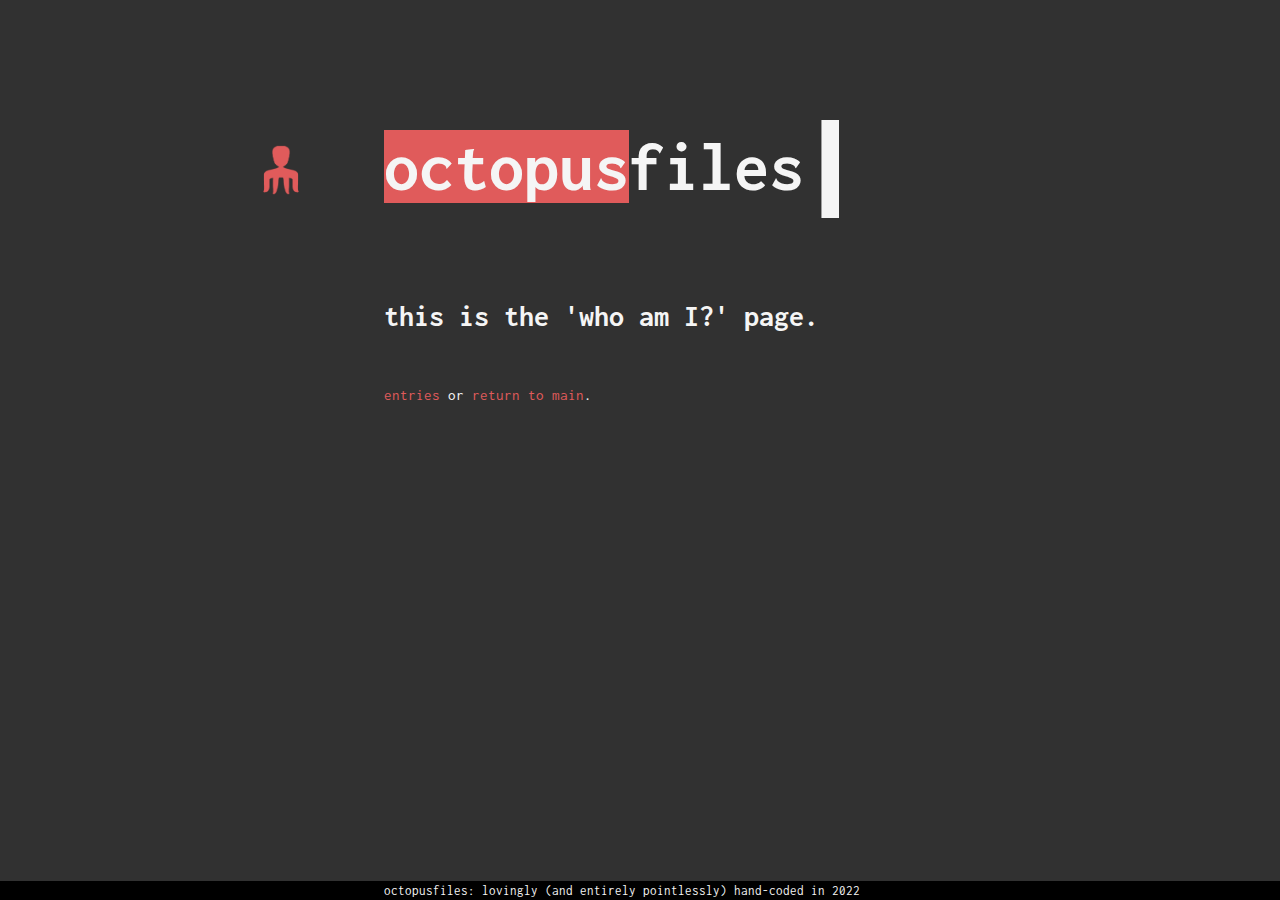
<file: index.html>
<!DOCTYPE html>

<html lang="en">

    <head>

        <meta charset="utf-8">
        <meta name="viewport" content="width=device-width, initial-scale=1">
        <link id="style" rel="stylesheet" href="style/style.css">
        <title>octopusfiles</title>
        <link rel="icon" type="image/x-icon" href="assets/favicon.png">

        <meta name="author" content="ad&#10074;tya sar&#10074;n">
        <meta name="description" content="hypertext for all your needs">

        <meta property="og:site_name" content="octopusfiles" />
        <meta property="og:url" content="https://log.octopusfiles.com" />
        <meta property="og:title" content="octopusfiles" />
        <meta property="og:description" content="hypertext for all your needs" />
        <meta property="og:image" content="https://github.com/octopusfiles/log/blob/main/assets/cover.png" />
        <meta property="og:image:width" content="450" />
        <meta property="og:image:height" content="300" />
        
        <meta name="twitter:card" content="summary_large_image" />
        <meta name="twitter:site" content="@octopusfiles" />
        <meta name="twitter:description" content="hypertext for all your needs" />
        <meta name="twitter:title" content="log | octopusfiles" />
        <meta name="twitter:url" content="https://log.octopusfiles.com" />
        <meta name="twitter:image:src" content="https://github.com/octopusfiles/log/blob/main/assets/cover.png" />

    </head>


    <body>
        
        <!--Nav Bar-->

        <div class="home-bar">

            <!--

            <div class="nav-links" id="nav-links">

                 <i class="close-menu" onclick="closeMenu()">close</i>

              <ul>
                <li><a href="pages/words.html">words</a></li>
                <li><a href="pages/images.html">images</a></li>
                <li><a href="pages/work.html">work</a></li>
                <li><a href="pages/about.html">about</a></li>
                <li><a href="pages/contact.html">contact</a></li>
            </ul>

            </div>
  
            -->

            <div class="home-logo">
                <a href="index.html"><img src="assets/logo.png" alt="octopusfiles"></a>
            </div>

            <div class="home-text">
                <h1><span class="octopus">octopus</span><span class="typewrite" data-loop="no" data-speed="100" data-delay="500" data-words='["files"]'></span></h1>
            </div>

            <!-- <i class="open-menu" onclick="showMenu()">menu</i> -->

        </div>

        <!--Body-->

        <div class="home">

            <h1>
                this is the 'who am I?' page.
            </h1>

            
            <p>
                <a href="pages/entries.html">entries</a> or <a href="https://octopusfiles.com" target="_blank" rel="noopener noreferrer">return to main</a>.
            </p>

            <br /><br />

        </div>

        <!--Footer-->

        <div class="home-footer">

            <p>octopusfiles: lovingly (and entirely pointlessly) hand-coded in 2022</p>

        </div>

        <!--Menu Open/Close

        <script>

            var show = document.getElementById("nav-links");

            function showMenu(){

                show.style.right = "0";

            }

            function closeMenu(){

                show.style.right = "-150px";

            }

        </script> -->

        <!--typewriter-->

        <script src="js/typewriting.min.js"></script>

        <!-- Modal -->

        <script>
            // Get the modal
            var modal = document.getElementById("myModal");
            
            // Get the button that opens the modal
            var btn = document.getElementById("myBtn");
            
            // Get the <span> element that closes the modal
            var span = document.getElementsByClassName("close")[0];
            
            // When the user clicks the button, open the modal 
            btn.onclick = function() {
              modal.style.display = "block";
            }
            
            // When the user clicks on <span> (x), close the modal
            span.onclick = function() {
              modal.style.display = "none";
            }
            
            // When the user clicks anywhere outside of the modal, close it
            window.onclick = function(event) {
              if (event.target == modal) {
                modal.style.display = "none";
              }
            }
            </script>

    </body>

</html>
</file>
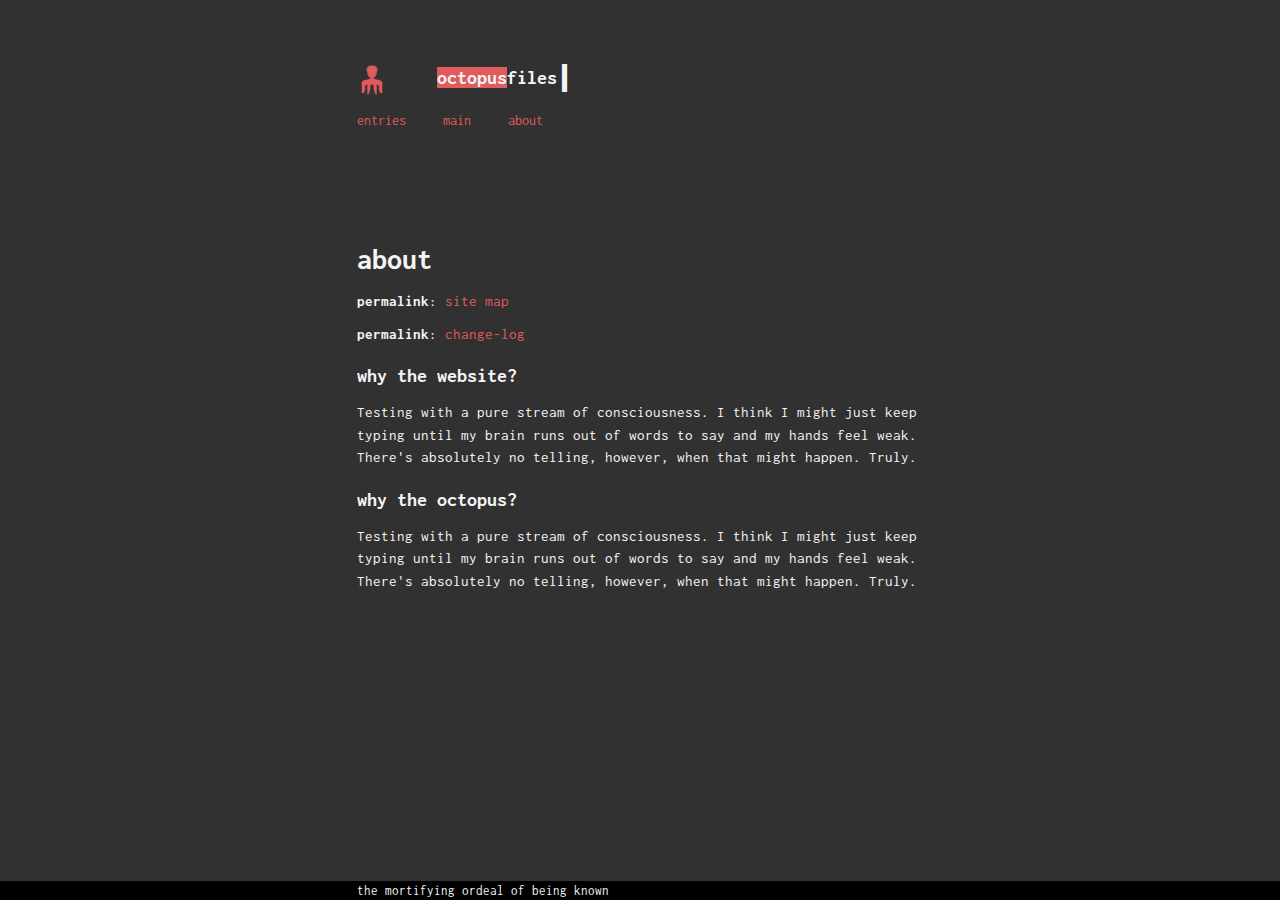
<file: pages/about.html>
<!DOCTYPE html>

<html lang="en">

    <head>

        <meta charset="utf-8">
        <meta name="viewport" content="width=device-width, initial-scale=1">
        <link id="style" rel="stylesheet" type="text/css" href="../style/style.css">
        <title>about | octopusfiles</title>
        <link rel="icon" type="image/x-icon" href="../assets/favicon.png">

        <meta name="author" content="ad&#10074;tya sar&#10074;n">
        <meta name="description" content="hypertext for all your needs">

        <meta property="og:site_name" content="octopusfiles" />
        <meta property="og:url" content="https://log.octopusfiles.com" />
        <meta property="og:title" content="about | octopusfiles" />
        <meta property="og:description" content="hypertext for all your needs" />
        <meta property="og:image" content="https://github.com/octopusfiles/log/blob/main/assets/cover.png" />
        <meta property="og:image:width" content="450" />
        <meta property="og:image:height" content="300" />
        
        <meta name="twitter:card" content="summary_large_image" />
        <meta name="twitter:site" content="@octopusfiles" />
        <meta name="twitter:description" content="hypertext for all your needs" />
        <meta name="twitter:title" content="about | octopusfiles" />
        <meta name="twitter:url" content="https://log.octopusfiles.com" />
        <meta name="twitter:image:src" content="https://github.com/octopusfiles/log/blob/main/assets/cover.png" />

    </head>


    <body>
        
        <!--Nav Bar-->

        <div class="nav-bar" id="nav-bar">

            <div class="nav-logo">
                <a href="../index.html"><img src="../assets/logo.png" alt="octopusfiles"></a>
            </div>

            <div class="title-text">
                <h2><span class="octopus">octopus</span>files<span class="blink2">&#9616;</span></h2>
            </div>

            <i class="open-menu" onclick="showMenu()">menu</i>

        </div>

        <div class="nav-links" id="nav-links">

            <i class="close-menu" onclick="closeMenu()">close</i>

            <ul>
                <li><a href="entries.html">entries</a></li>
                <!-- <li><a href="../pages/images.html">images</a></li> -->
                <!-- <li><a href="../pages/work.html">work</a></li> -->
                <li><a href="https://octopusfiles.com" target="_blank" rel="noopener noreferrer">main</a></li>
                <li><a href="about.html">about</a></li>
                                <!--<li> <div class="dropdown">
                    <button onclick="dropdown()" class="dropbtn">theme &#9207;</button>
                    <div id="myDropdown" class="dropdown-content">
                        <a onclick="swapStyleSheet('../style/style.css')" style="cursor: pointer;">&#9680; dark</a>
                        <a onclick="swapStyleSheet('../style/style2.css')" style="cursor: pointer;">&#9728; light</a>
                    </div>
                  </div> </li> -->
            </ul>

        </div>

        <!--Body-->

        <div class="content">

            <h1 id="title">
                about
            </h1>

            <p><strong>permalink</strong>: <a href="site-map.html">site map</a></p>
            <p><strong>permalink</strong>: <a href="change-log.html">change-log</a></p>

            <h2>why the website?</h2>

            <p>
                Testing with a pure stream of consciousness. I think I might just keep typing until my brain runs out of words to say and my hands feel weak. There's absolutely no telling, however, when that might happen. Truly.
            </p>

            <h2>why the octopus?</h2>

            <p>
                Testing with a pure stream of consciousness. I think I might just keep typing until my brain runs out of words to say and my hands feel weak. There's absolutely no telling, however, when that might happen. Truly.
            </p>

            <br /><br />
                
        </div>

        <!--Footer-->

        <div class="footer">

            <p>the mortifying ordeal of being known</p>

        </div>

        <!--Menu Open/Close-->

        <script>

            var show = document.getElementById("nav-links");

            function showMenu(){

                show.style.right = "0";

            }

            function closeMenu(){

                show.style.right = "-150px";

            }

        </script>

        <!--Progress Bar and Title Resize-->

        <script>

            // When the user scrolls the page, execute myFunction
            window.onscroll = function() {myFunction()};

            function myFunction() {

            // var winScroll = document.body.scrollTop || document.documentElement.scrollTop;
            // var height = document.documentElement.scrollHeight - document.documentElement.clientHeight;
            // var scrolled = (winScroll / height) * 100;
            // document.getElementById("myBar").style.width = scrolled + "%";

            
            if (document.body.scrollTop > 150 || document.documentElement.scrollTop > 150) {
                document.getElementById("title").style.fontSize = "22px";
            } else {
                document.getElementById("title").style.fontSize = "30px";
            }

            } 

        </script>

        <script>

            function swapStyleSheet(sheet) {
                document.getElementById('style').setAttribute('href', sheet);
            }

        </script>

        <script>
            /* When the user clicks on the button,
            toggle between hiding and showing the dropdown content */
            function dropdown() {
            document.getElementById("myDropdown").classList.toggle("show");
            }

            // Close the dropdown menu if the user clicks outside of it
            window.onclick = function(event) {
            if (!event.target.matches('.dropbtn')) {
                var dropdowns = document.getElementsByClassName("dropdown-content");
                var i;
                for (i = 0; i < dropdowns.length; i++) {
                var openDropdown = dropdowns[i];
                if (openDropdown.classList.contains('show')) {
                    openDropdown.classList.remove('show');
                }
                }
            }
            } 
        </script>

    </body>

</html>
</file>
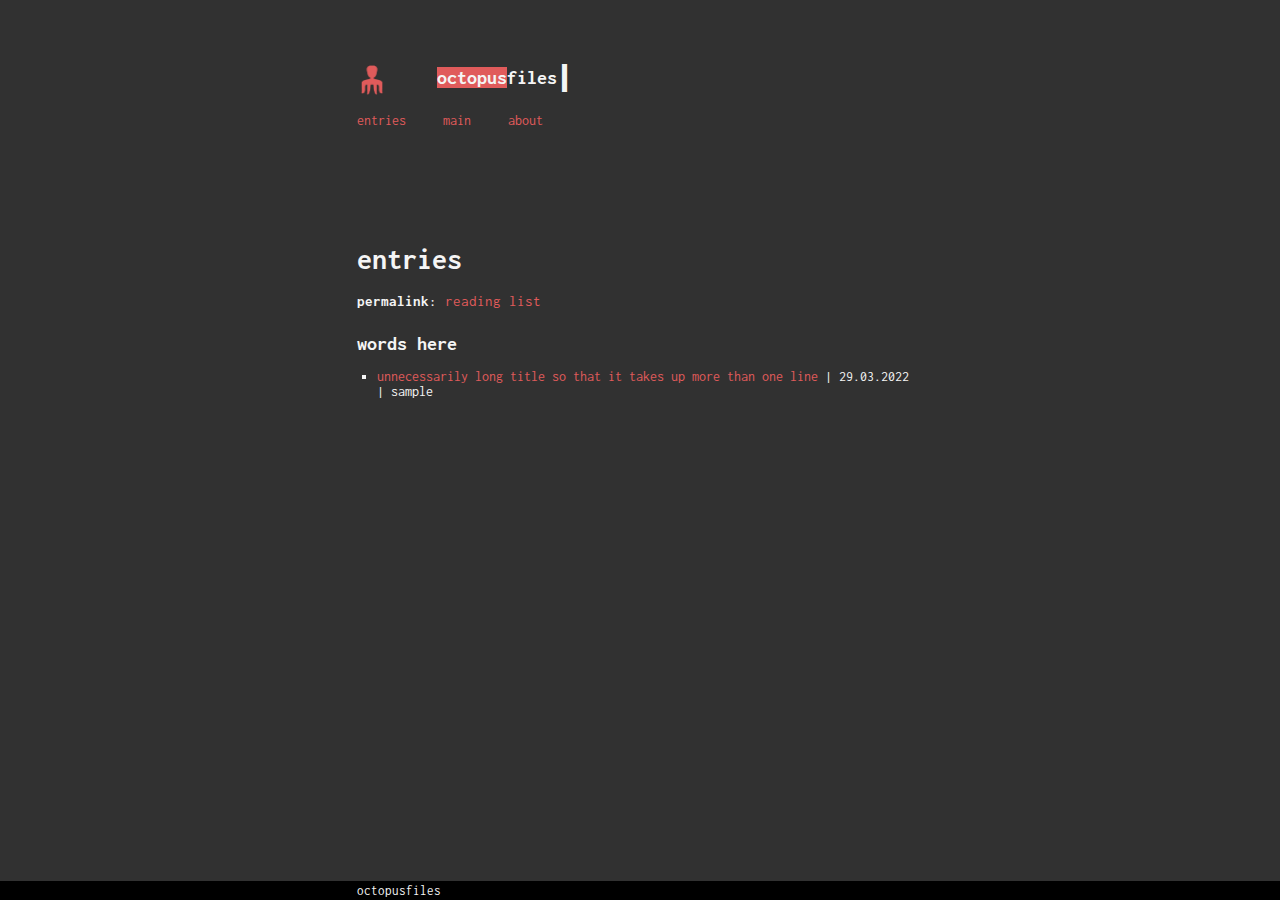
<file: pages/entries.html>
<!DOCTYPE html>

<html lang="en">

    <head>

        <meta charset="utf-8">
        <meta name="viewport" content="width=device-width, initial-scale=1">
        <link id="style" rel="stylesheet" href="../style/style.css">
        <title>words | octopusfiles</title>
        <link rel="icon" type="image/x-icon" href="../assets/favicon.png">

        <meta name="author" content="ad&#10074;tya sar&#10074;n">
        <meta name="description" content="hypertext for all your needs">

        <meta property="og:site_name" content="octopusfiles" />
        <meta property="og:url" content="https://log.octopusfiles.com" />
        <meta property="og:title" content="words | octopusfiles" />
        <meta property="og:description" content="hypertext for all your needs" />
        <meta property="og:image" content="https://github.com/octopusfiles/log/blob/main/assets/cover.png" />
        <meta property="og:image:width" content="450" />
        <meta property="og:image:height" content="300" />
        
        <meta name="twitter:card" content="summary_large_image" />
        <meta name="twitter:site" content="@octopusfiles" />
        <meta name="twitter:description" content="hypertext for all your needs" />
        <meta name="twitter:title" content="words | octopusfiles" />
        <meta name="twitter:url" content="https://log.octopusfiles.com" />
        <meta name="twitter:image:src" content="https://github.com/octopusfiles/log/blob/main/assets/cover.png" />

    </head>


    <body>
        
        <!--Nav Bar-->

        <div class="nav-bar" id="nav-bar">

            <div class="nav-logo">
                <a href="../index.html"><img src="../assets/logo.png" alt="octopusfiles"></a>
            </div>

            <div class="title-text">
                <h2><span class="octopus">octopus</span>files<span class="blink2">&#9616;</span></h2>
            </div>

            <i class="open-menu" onclick="showMenu()">menu</i>

        </div>

        <div class="nav-links" id="nav-links">

            <i class="close-menu" onclick="closeMenu()">close</i>

            <ul>
                <li><a href="entries.html">entries</a></li>
                <!-- <li><a href="../pages/images.html">images</a></li> -->
                <!-- <li><a href="../pages/work.html">work</a></li> -->
                <li><a href="https://octopusfiles.com" target="_blank" rel="noopener noreferrer">main</a></li>
                <li><a href="about.html">about</a></li>
                <!--<li> <div class="dropdown">
                    <button onclick="dropdown()" class="dropbtn">theme &#9207;</button>
                    <div id="myDropdown" class="dropdown-content">
                        <a onclick="swapStyleSheet('../style/style.css')" style="cursor: pointer;">&#9680; dark</a>
                        <a onclick="swapStyleSheet('../style/style2.css')" style="cursor: pointer;">&#9728; light</a>
                    </div>
                  </div> </li> -->
            </ul>

        </div>

        <!--Body-->

        <div class="content">

            <h1 id="title">
                entries
            </h1>

            <p><strong>permalink</strong>: <a href="https://octopusfiles.com/pages/reading-list.html" target="_blank" rel="noopener noreferrer">reading list</a></p>
            
            <h2>
                words here
            </h2>
        
            <ul>
                <li><a href="sample.html">unnecessarily long title so that it takes up more than one line</a> | 29.03.2022 | sample</li>
                            </ul>

            <br /><br />

        </div>

        <!--Footer-->

        <div class="footer">

            <p>octopusfiles</p>

        </div>

        <!--Menu Open/Close-->

        <script>

            var show = document.getElementById("nav-links");

            function showMenu(){

                show.style.right = "0";

            }

            function closeMenu(){

                show.style.right = "-150px";

            }

        </script>

        <!--Progress Bar and Title Resize-->

        <script>

            // When the user scrolls the page, execute myFunction
            window.onscroll = function() {myFunction()};

            function myFunction() {

            // var winScroll = document.body.scrollTop || document.documentElement.scrollTop;
            // var height = document.documentElement.scrollHeight - document.documentElement.clientHeight;
            // var scrolled = (winScroll / height) * 100;
            // document.getElementById("myBar").style.width = scrolled + "%";

            
            if (document.body.scrollTop > 150 || document.documentElement.scrollTop > 150) {
                document.getElementById("title").style.fontSize = "22px";
            } else {
                document.getElementById("title").style.fontSize = "30px";
            }

            } 

        </script>

<script>

    function swapStyleSheet(sheet) {
        document.getElementById('style').setAttribute('href', sheet);
    }

</script>

<script>
    /* When the user clicks on the button,
    toggle between hiding and showing the dropdown content */
    function dropdown() {
    document.getElementById("myDropdown").classList.toggle("show");
    }

    // Close the dropdown menu if the user clicks outside of it
    window.onclick = function(event) {
    if (!event.target.matches('.dropbtn')) {
        var dropdowns = document.getElementsByClassName("dropdown-content");
        var i;
        for (i = 0; i < dropdowns.length; i++) {
        var openDropdown = dropdowns[i];
        if (openDropdown.classList.contains('show')) {
            openDropdown.classList.remove('show');
        }
        }
    }
    } 
</script>

    </body>

</html>
</file>
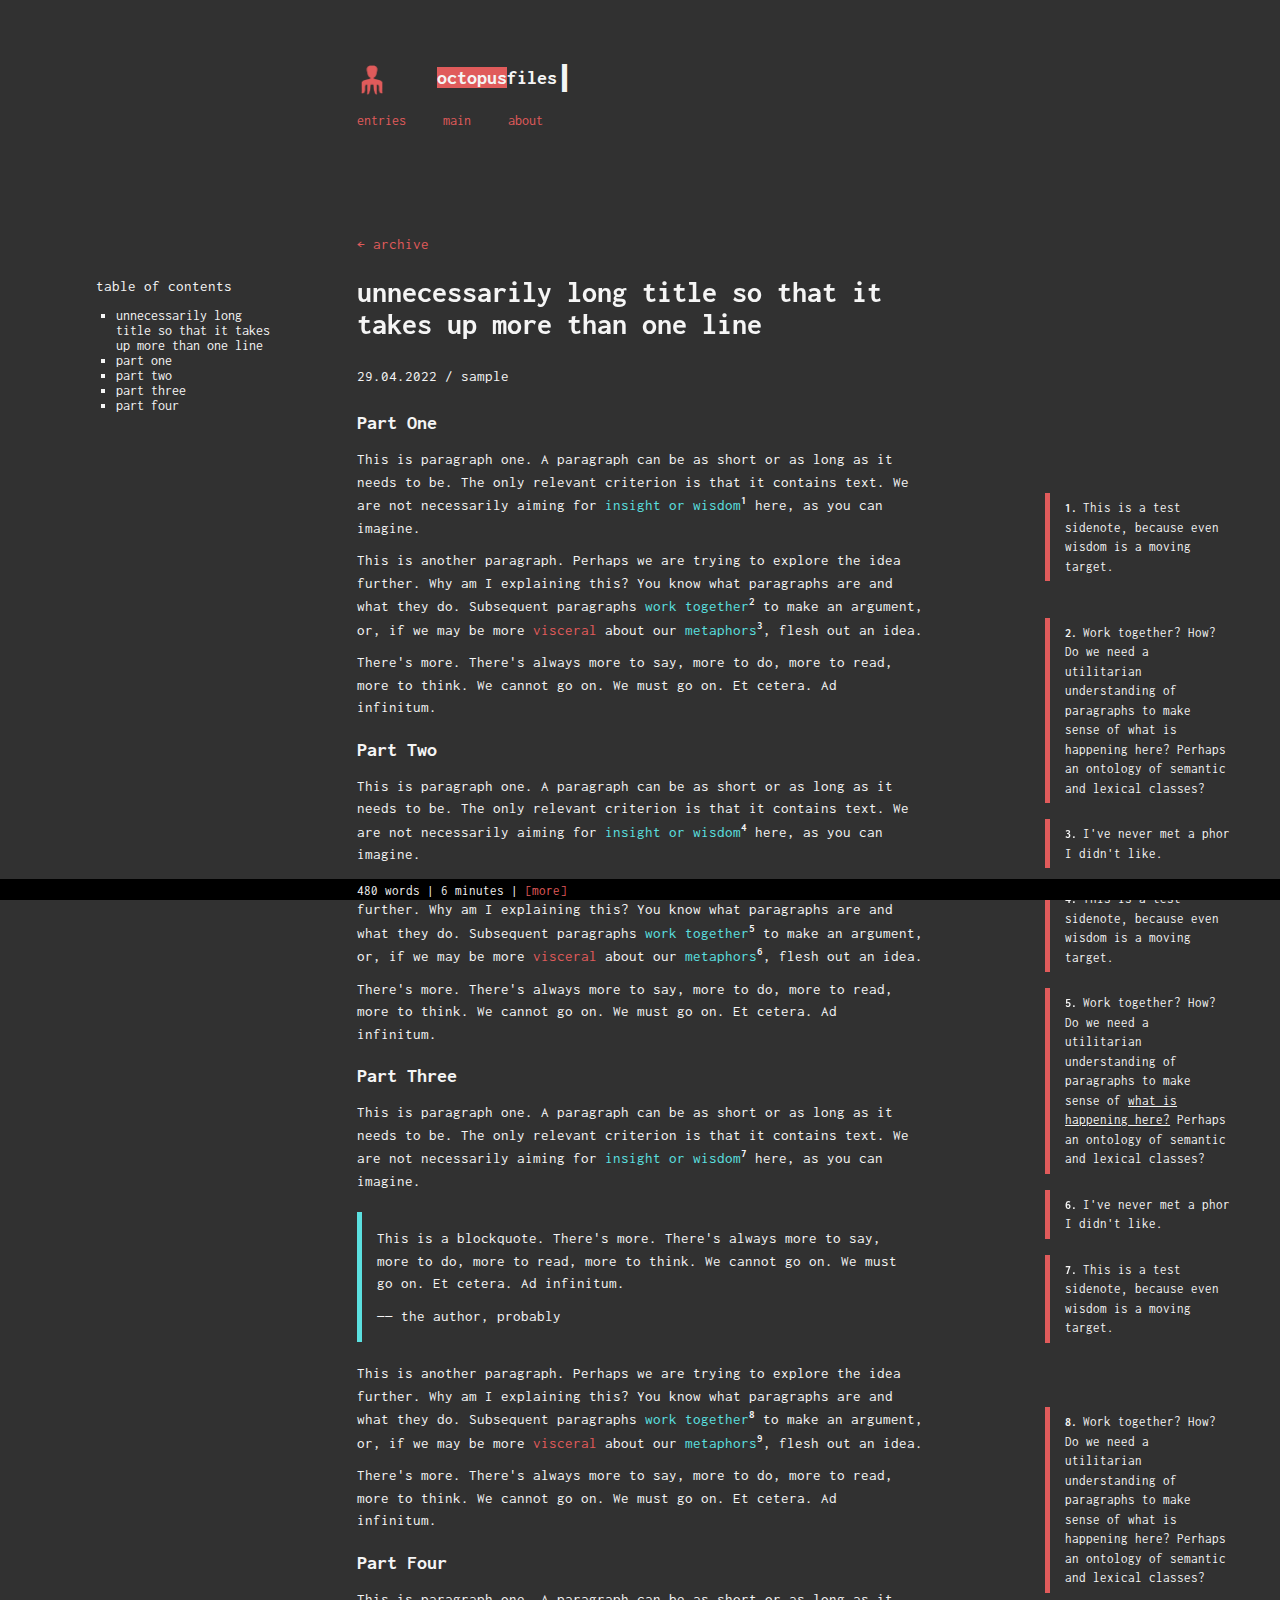
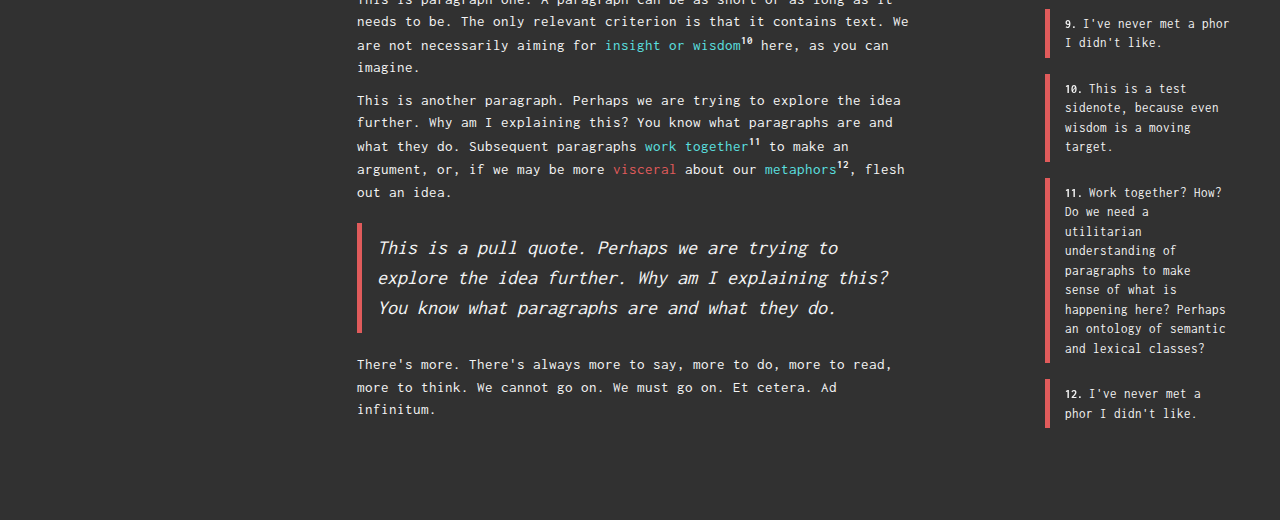
<file: pages/sample.html>
<!DOCTYPE html>

<html lang="en">

    <head>

        <meta charset="utf-8">
        <meta name="viewport" content="width=device-width, initial-scale=1">
        <link id="style" rel="stylesheet" href="../style/style.css">
        <title>unnecessarily long title so that it takes up more than one line | octopusfiles</title>
        <link rel="icon" type="image/x-icon" href="../assets/favicon.png">

        <meta name="author" content="ad&#10074;tya sar&#10074;n">
        <meta name="description" content="hypertext for all your needs">

        <meta property="og:site_name" content="octopusfiles" />
        <meta property="og:url" content="https://log.octopusfiles.com" />
        <meta property="og:title" content="unnecessarily long title so that it takes up more than one line | octopusfiles" />
        <meta property="og:description" content="hypertext for all your needs" />
        <meta property="og:image" content="https://github.com/octopusfiles/log/blob/main/assets/cover.png" />
        <meta property="og:image:width" content="450" />
        <meta property="og:image:height" content="300" />
        
        <meta name="twitter:card" content="summary_large_image" />
        <meta name="twitter:site" content="@octopusfiles" />
        <meta name="twitter:description" content="hypertext for all your needs" />
        <meta name="twitter:title" content="unnecessarily long title so that it takes up more than one line | octopusfiles" />
        <meta name="twitter:url" content="https://log.octopusfiles.com" />
        <meta name="twitter:image:src" content="https://github.com/octopusfiles/log/blob/main/assets/cover.png" />

    </head>


    <body>
        
        <!--Nav Bar-->

        <div class="nav-bar" id="nav-bar">

            <div class="nav-logo">
                <a href="../index.html"><img src="../assets/logo.png" alt="octopusfiles"></a>
            </div>

            <div class="title-text">
                <h2><span class="octopus">octopus</span>files<span class="blink2">&#9616;</span></h2>
            </div>

            <i class="open-menu" onclick="showMenu()">menu</i>

        </div>

        <div class="nav-links" id="nav-links">

            <i class="close-menu" onclick="closeMenu()">close</i>

            <ul>
                <li><a href="entries.html">entries</a></li>
                <!-- <li><a href="../pages/images.html">images</a></li> -->
                <!-- <li><a href="../pages/work.html">work</a></li> -->
                <li><a href="https://octopusfiles.com" target="_blank" rel="noopener noreferrer">main</a></li>
                <li><a href="about.html">about</a></li>
                <!--<li> <div class="dropdown">
                    <button onclick="dropdown()" class="dropbtn">theme &#9207;</button>
                    <div id="myDropdown" class="dropdown-content">
                        <a onclick="swapStyleSheet('../style/style.css')" style="cursor: pointer;">&#9680; dark</a>
                        <a onclick="swapStyleSheet('../style/style2.css')" style="cursor: pointer;">&#9728; light</a>
                    </div>
                  </div> </li> -->
            </ul>

        </div>

        <!--Body-->

        <div class="content">

            <p>
                <a href="../pages/archive.html">&larr; archive</a>
            </p>

            <h1 class="anchor" id="title">
                unnecessarily long title so that it takes up more than one line
            </h1>

            <div class="toc" id="toc">
                <p>table of contents</p>
                <ul>
                    <li><a onclick="document.getElementById('title').scrollIntoView({behavior: 'smooth', block: 'center' });">unnecessarily long title so that it takes up more than one line</a></li>
                    <li><a onclick="document.getElementById('one').scrollIntoView({behavior: 'smooth', block: 'center' });">part one</a></li>
                    <li><a onclick="document.getElementById('two').scrollIntoView({behavior: 'smooth', block: 'center' });">part two</a></li>
                    <li><a onclick="document.getElementById('three').scrollIntoView({behavior: 'smooth', block: 'center' });">part three</a></li>
                    <li><a onclick="document.getElementById('four').scrollIntoView({behavior: 'smooth', block: 'center'  });">part four</a></li>
                </ul>
    
            </div>

            <div class="essay">

                <div class="data">
                    <p>29.04.2022 / sample</p>
                </div>

          
                <div class="text">

                    <h2 class="anchor" id="one">Part One</h2> 
                            
                    <p>This is paragraph one. A paragraph can be as short or as long as it needs to be. The only relevant criterion is that it contains text. We are not necessarily aiming for <span class="label"><input type="checkbox" class="sidenote__checkbox" id="sidenote__checkbox--1"><label for="sidenote__checkbox--1" class="sidenote__button">insight or wisdom</label><span class="sidenote-number"><span class="semantic"> (sidenote: </span><span class="sidenote">This is a test sidenote, because even wisdom is a moving target.<span class="semantic">)</span></span></span></span> here, as you can imagine.</p>

                    <p>This is another paragraph. Perhaps we are trying to explore the idea further. Why am I explaining this? You know what paragraphs are and what they do. Subsequent paragraphs <span class="label"><input type="checkbox" class="sidenote__checkbox" id="sidenote__checkbox--2"><label for="sidenote__checkbox--2" class="sidenote__button">work together</label><span class="sidenote-number"><span class="semantic"> (sidenote: </span><span class="sidenote">Work together? How? Do we need a utilitarian understanding of paragraphs to make sense of what is happening here? Perhaps an ontology of semantic and lexical classes?<span class="semantic">)</span></span></span></span> to make an argument, or, if we may be more <a href="#">visceral</a> about our <span class="label"><input type="checkbox" class="sidenote__checkbox" id="sidenote__checkbox--3"><label for="sidenote__checkbox--3" class="sidenote__button">metaphors</label><span class="sidenote-number"><span class="semantic"> (sidenote: </span><span class="sidenote">I've never met a phor I didn't like.<span class="semantic">)</span></span></span></span>, flesh out an idea.</p>

                    <p>There's more. There's always more to say, more to do, more to read, more to think. We cannot go on. We must go on. Et cetera. Ad infinitum.</p>
                    
                    <h2 class="anchor" id="two">Part Two</h2>

                    <p>This is paragraph one. A paragraph can be as short or as long as it needs to be. The only relevant criterion is that it contains text. We are not necessarily aiming for <span class="label"><input type="checkbox" class="sidenote__checkbox" id="sidenote__checkbox--4"><label for="sidenote__checkbox--4" class="sidenote__button">insight or wisdom</label><span class="sidenote-number"><span class="semantic"> (sidenote: </span><span class="sidenote">This is a test sidenote, because even wisdom is a moving target.<span class="semantic">)</span></span></span></span> here, as you can imagine.</p>

                    <p>This is another paragraph. Perhaps we are trying to explore the idea further. Why am I explaining this? You know what paragraphs are and what they do. Subsequent paragraphs <span class="label"><input type="checkbox" class="sidenote__checkbox" id="sidenote__checkbox--5"><label for="sidenote__checkbox--5" class="sidenote__button">work together</label><span class="sidenote-number"><span class="semantic"> (sidenote: </span><span class="sidenote">Work together? How? Do we need a utilitarian understanding of paragraphs to make sense of <a href="#">what is happening here?</a> Perhaps an ontology of semantic and lexical classes?<span class="semantic">)</span></span></span></span> to make an argument, or, if we may be more <a href="#">visceral</a> about our <span class="label"><input type="checkbox" class="sidenote__checkbox" id="sidenote__checkbox--6"><label for="sidenote__checkbox--6" class="sidenote__button">metaphors</label><span class="sidenote-number"><span class="semantic"> (sidenote: </span><span class="sidenote">I've never met a phor I didn't like.<span class="semantic">)</span></span></span></span>, flesh out an idea.</p>

                    <p>There's more. There's always more to say, more to do, more to read, more to think. We cannot go on. We must go on. Et cetera. Ad infinitum.</p>
                    
                    <h2 class="anchor" id="three">Part Three</h2>

                    <p>This is paragraph one. A paragraph can be as short or as long as it needs to be. The only relevant criterion is that it contains text. We are not necessarily aiming for <span class="label"><input type="checkbox" class="sidenote__checkbox" id="sidenote__checkbox--7"><label for="sidenote__checkbox--7" class="sidenote__button">insight or wisdom</label><span class="sidenote-number"><span class="semantic"> (sidenote: </span><span class="sidenote">This is a test sidenote, because even wisdom is a moving target.<span class="semantic">)</span></span></span></span> here, as you can imagine.</p>

                    <blockquote><p>This is a blockquote. There's more. There's always more to say, more to do, more to read, more to think. We cannot go on. We must go on. Et cetera. Ad infinitum.</p>
                    
                    <p>&mdash;&mdash; the author, probably</p></blockquote>

                    <p>This is another paragraph. Perhaps we are trying to explore the idea further. Why am I explaining this? You know what paragraphs are and what they do. Subsequent paragraphs <span class="label"><input type="checkbox" class="sidenote__checkbox" id="sidenote__checkbox--8"><label for="sidenote__checkbox--8" class="sidenote__button">work together</label><span class="sidenote-number"><span class="semantic"> (sidenote: </span><span class="sidenote">Work together? How? Do we need a utilitarian understanding of paragraphs to make sense of what is happening here? Perhaps an ontology of semantic and lexical classes?<span class="semantic">)</span></span></span></span> to make an argument, or, if we may be more <a href="#">visceral</a> about our <span class="label"><input type="checkbox" class="sidenote__checkbox" id="sidenote__checkbox--9"><label for="sidenote__checkbox--9" class="sidenote__button">metaphors</label><span class="sidenote-number"><span class="semantic"> (sidenote: </span><span class="sidenote">I've never met a phor I didn't like.<span class="semantic">)</span></span></span></span>, flesh out an idea.</p>

                    <p>There's more. There's always more to say, more to do, more to read, more to think. We cannot go on. We must go on. Et cetera. Ad infinitum.</p>
                    
                    <h2 class="anchor" id="four">Part Four</h2>
                    
                    <p>This is paragraph one. A paragraph can be as short or as long as it needs to be. The only relevant criterion is that it contains text. We are not necessarily aiming for <span class="label"><input type="checkbox" class="sidenote__checkbox" id="sidenote__checkbox--10"><label for="sidenote__checkbox--10" class="sidenote__button">insight or wisdom</label><span class="sidenote-number"><span class="semantic"> (sidenote: </span><span class="sidenote">This is a test sidenote, because even wisdom is a moving target.<span class="semantic">)</span></span></span></span> here, as you can imagine.</p>

                    <p>This is another paragraph. Perhaps we are trying to explore the idea further. Why am I explaining this? You know what paragraphs are and what they do. Subsequent paragraphs <span class="label"><input type="checkbox" class="sidenote__checkbox" id="sidenote__checkbox--11"><label for="sidenote__checkbox--11" class="sidenote__button">work together</label><span class="sidenote-number"><span class="semantic"> (sidenote: </span><span class="sidenote">Work together? How? Do we need a utilitarian understanding of paragraphs to make sense of what is happening here? Perhaps an ontology of semantic and lexical classes?<span class="semantic">)</span></span></span></span> to make an argument, or, if we may be more <a href="#">visceral</a> about our <span class="label"><input type="checkbox" class="sidenote__checkbox" id="sidenote__checkbox--12"><label for="sidenote__checkbox--12" class="sidenote__button">metaphors</label><span class="sidenote-number"><span class="semantic"> (sidenote: </span><span class="sidenote">I've never met a phor I didn't like.<span class="semantic">)</span></span></span></span>, flesh out an idea.</p>

                    <p class="pullquote"><em>This is a pull quote. Perhaps we are trying to explore the idea further. Why am I explaining this? You know what paragraphs are and what they do.</em></p>

                    <p>There's more. There's always more to say, more to do, more to read, more to think. We cannot go on. We must go on. Et cetera. Ad infinitum.</p>
                    
                
                <br /><br />

                </div>
            
            </div>

            <div id="arrow" class="arrow">
               
                <a onClick="window.scroll({ top: 0,left: 0,behavior: 'smooth' });"><img src="../assets/arrow.png" alt="back to top" style="cursor: pointer;"></a>
    
            </div>

            <div id="myModal" class="text-modal">
                
                <!-- Modal content -->
                
                    <div class="text-modal-content">

                        <div class="text-modal-header">
                            <span class="close">&times;</span>
                            <p>read more:</p>
                        </div>

                        <div class="text-modal-body">
                            <p>"O rise, frogman, smoothly and without panic, up from the depths, trailing your train of air; bring us news of sunk Atlantis, our fabled pasts. Keep us in touch."</p>
                        </div>

                    </div>
                
            </div>
        
        </div>

        <!--Footer-->

        <div class="footer">

            <div class="progress-container">
                <div class="progress-bar" id="myBar"></div>
            </div>

            <p>480 words | 6 minutes | <a href="#" id="myBtn">[more]</a></p>

        </div>

        <!--Menu Open/Close-->

        <script>

            var show = document.getElementById("nav-links");

            function showMenu(){

                show.style.right = "0";

            }

            function closeMenu(){

                show.style.right = "-150px";

            }

        </script>

        <!--Progress Bar and Title Resize-->

        <script>

            // When the user scrolls the page, execute myFunction
            window.onscroll = function() {myFunction()};

            function myFunction() {

            var winScroll = document.body.scrollTop || document.documentElement.scrollTop;
            var height = document.documentElement.scrollHeight - document.documentElement.clientHeight;
            var scrolled = (winScroll / height) * 100;
            document.getElementById("myBar").style.width = scrolled + "%";

            
            if (document.body.scrollTop > 150 || document.documentElement.scrollTop > 150) {
                document.getElementById("title").style.fontSize = "22px";
            } else {
                document.getElementById("title").style.fontSize = "30px";
            }

            if (document.body.scrollTop > 150 || document.documentElement.scrollTop > 150) {
                document.getElementById("arrow").style.display = "block";
            } else {
                document.getElementById("arrow").style.display = "none";
            }

            } 

        </script>

        <!-- Modal -->

        <script>
            // Get the modal
            var modal = document.getElementById("myModal");
            
            // Get the button that opens the modal
            var btn = document.getElementById("myBtn");
            
            // Get the <span> element that closes the modal
            var span = document.getElementsByClassName("close")[0];
            
            // When the user clicks the button, open the modal 
            btn.onclick = function() {
                modal.style.display = "block";
            }
            
            // When the user clicks on <span> (x), close the modal
            span.onclick = function() {
                modal.style.display = "none";
            }
            
            // When the user clicks anywhere outside of the modal, close it
            window.onclick = function(event) {
                if (event.target == modal) {
                modal.style.display = "none";
                }
            }
        </script>

<script>

    function swapStyleSheet(sheet) {
        document.getElementById('style').setAttribute('href', sheet);
    }

</script>

<script>
    /* When the user clicks on the button,
    toggle between hiding and showing the dropdown content */
    function dropdown() {
    document.getElementById("myDropdown").classList.toggle("show");
    }

    // Close the dropdown menu if the user clicks outside of it
    window.onclick = function(event) {
    if (!event.target.matches('.dropbtn')) {
        var dropdowns = document.getElementsByClassName("dropdown-content");
        var i;
        for (i = 0; i < dropdowns.length; i++) {
        var openDropdown = dropdowns[i];
        if (openDropdown.classList.contains('show')) {
            openDropdown.classList.remove('show');
        }
        }
    }
    } 
</script>
    
    </body>

</html>
</file>
<file: style/style.css>
@import url('https://fonts.googleapis.com/css2?family=Inconsolata:wght@500&display=swap');

* {
    margin: 0;
    padding: 0;
    box-sizing: border-box;
    font-family: 'Inconsolata', monospace;
    background-color: #313131;
    background-size: cover;

}

.html {
    scroll-behavior: smooth;
}

h1, h2, h3, p, ul, ol, i, blockquote, .pullquote {
    color: whitesmoke;
}

ul, ol li {
background-color: transparent;
}

h1 {
    font-size: 30px;
}

h2 {
    font-size: 20px;
}

p {
    font-size: 15px;
    text-align: left;
}

ul, ol {
    font-size: 14px;
}

a:link {
    color: #e05b5b;
    text-decoration: none;
    background: transparent;
}

a:hover {
    color: #e05b5b;
    text-decoration: underline;
    transition: 0.5s;
}

a:active {
    color: #e05b5b;
    text-decoration: underline;
    transition: 0.5s;
}

a:visited {
    color: #e05b5b;
}

.sidenote a:link {
    color: whitesmoke;
    text-decoration: underline;
    background: transparent;
}

.sidenote a:hover {
    color:  whitesmoke;
    text-decoration: underline;
}

.sidenote a:active {
    color: whitesmoke;
    text-decoration: underline;
}

.sidenote a:visited {
    color: whitesmoke;
    text-decoration: underline;
}

blockquote {
    margin: 15px 0px;
    padding: 10px 15px;
    border-left: 5px solid #5be0e0;
    font-size: 14px;
}

.pullquote {
    font-size: 20px;
    border-left: 5px solid #e05b5b;
    padding: 10px 15px;
    margin: 15px 0px;
}

::-moz-selection { /* Code for Firefox */
    color: black;
    background: #5be0e0;
}
  
::selection {
    color: black;
    background: #5be0e0;
}

.content ul {
    list-style: outside square;
    padding: 5px 15px 5px 20px;
}

.home h1 {
    padding: 0px 0px 50px 0px;
}

.home h2 {
    padding: 0px 0px 30px 0px;
}

.nav-links ul {
        list-style: none;
}

.nav-links ul li {
    font-size: 14px;
}
  
  /* Add MODAL Animation */
@-webkit-keyframes animatetop {
    from {top:-300px; opacity:0} 
    to {top:0; opacity:1}
}
  
@keyframes animatetop {
    from {top:-300px; opacity:0}
    to {top:0; opacity:1}
}

  /* Add MODAL Animation */
  @-webkit-keyframes animatebottom {
    from {bottom:-300px; opacity:0} 
    to {top:0; opacity:1}
}
  
@keyframes animatebottom {
    from {bottom:-300px; opacity:0}
    to {bottom:0; opacity:1}
}
  
  /* The Close Button */
.close {
    color: whitesmoke;
    position: relative;
    top: 10px;
    left: 95%;
    font-size: 28px;
    font-weight: bold;
}
  
.close:hover,
.close:focus {
    color: #e05b5b;
    text-decoration: none;
    cursor: pointer;
}
  
.home-modal-header {
    padding: 10px 20px 0px 20px;
    background-color: transparent;
    color: whitesmoke;
}

.home-modal-header p {
    padding: 0px 0px 0px 0px;
    background-color: transparent;
    color: whitesmoke;
}
  
.home-modal-body {
    padding: 20px 20px;
}

.text-modal-header {
    padding: 10px 20px 0px 20px;
    background-color: transparent;
    color: whitesmoke;
}

.text-modal-header p {
    padding: 0px 0px 0px 0px;
    background-color: transparent;
    color: whitesmoke;
}
  
.text-modal-body {
    padding: 20px 20px;
}
  
.blink2 {
    animation-name: blink;
    animation-duration: 1s;
    animation-iteration-count: infinite;
    animation-fill-mode: both;
}

@keyframes blink {
    from {color: #313131;}
    to {color: whitesmoke;}
}

.octopus {
    color: whitesmoke;
    background-color: #e05b5b;
}

#title {
    transition: 0.5s;
}

.content p {
    line-height: 1.5;
}

.home-footer {
    width: 100%;
    position: fixed;
    bottom: 0;
    left: 0%;
    background-color: black;
    height: fit-content;
}

.footer {
    width: 100%;
    position: fixed;
    bottom: 0;
    left: 0%;
    background-color: black;
    height: fit-content;
}

body {
    counter-reset: sidenote-counter;
}

.sidenote__checkbox {
    display: none;
} 

.sidenote-number {
    counter-increment: sidenote-counter;
}

/* Counter before the sidenote in the margin. */
.sidenote::before {
    content: counter(sidenote-counter) ". ";
    position: relative;
    vertical-align: baseline;
    font-size: 0.9em;
    font-weight: bold;
}

/* Counter in the main body. */
.sidenote-number::after {
    content: counter(sidenote-counter);
    vertical-align: super;
    font-size: 0.7em;
    font-weight: bold;
}

.sidenote {
    color: whitesmoke;
    font-size: 13px;
}

/* Hidden semantic content */
.semantic {
    position: absolute;
    left: -99999px;
    top: auto;
}
  
/* The progress container (grey background) */
.progress-container {
    width: 100%;
    height: 2px;
    background: transparent;
  }
  
/* The progress bar (scroll indicator) */
  .progress-bar {
    height: 2px;
    background: #e05b5b;
    width: 0%;
}

.row {
    display: flex;
    flex-wrap: wrap;
    padding: 0 5px;
}

/* Create four equal columns that sits next to each other */
.columnv {
    flex: 1;
    max-width: 28.5%;
    padding: 0 10px;
}

.columnh {
    flex: 2;
    max-width: 43%;
    padding: 0 10px;
}
  
.columnh img,
.columnv img {
    margin: 0px 0px 20px 0px;
    vertical-align: middle;
    width: 100%;
}

.container {
    position: relative;
    text-align: justify;
}

/* Centered text */
.centered {
    background-color: whitesmoke;
    position: absolute;
    top: 10%;
    left:10%;
}

.centered p {
    font-size: 20px;
    padding: 5px;
    color: whitesmoke;
}

img.hover-shadow {
    transition: 0.3s;
}
  
.hover-shadow:hover {
    box-shadow: 0 4px 8px 0 rgba(0, 0, 0, 0.2), 0 6px 20px 0 rgba(0, 0, 0, 0.19);
}

meter { 
    height: 5px;
    background: transparent;
    overflow: hidden;
}

.meter span {
    display: block;
    height: 100%;
}

.progress {
    background-color: whitesmoke;
    font-size: 5px;
    animation: progressBar 3s ease-in-out;
    animation-fill-mode:both; 
    -webkit-animation: progressBar 3s ease-in-out;
    -webkit-animation-fill-mode:both; 
    -moz-animation: progressBar 3s ease-in-out;
    -moz-animation-fill-mode:both; 
}

@keyframes progressBar {
    0% { width: 0; }
    100% { width: 100%; }
}

@-webkit-keyframes progressBar {
    0% { width: 0; }
    100% { width: 100%; }
}
  
@-moz-keyframes progressBar {
    0% { width: 0; }
    100% { width: 100%; }
}

.choice-button button {
    font-size: 15px;
    margin: 15px 15px 0px 0px;
    background-color: whitesmoke;
    cursor: pointer;
    width: 100%;
    box-shadow: 2px 2px #444444;
}

.choice-button button p {
    color: black;
    background-color: transparent;
    padding: 3px 5px;
}

@keyframes arrowappear {
    from {opacity:0}
    to {opacity:1}
}

@media screen and (min-width:1000px)  {

    body {
        width: 100%;
    }

    .home-logo {
        position: absolute;
        top: 145px;
        left: 20%;
    }

    .home-logo img {
        height: 50px;
    }

    .home-text {
        position: absolute;
        top: 130px;
        left: 30%;
    }

    .home-text h1 {
        font-size: 70px;
    }
    
    .home {
        padding: 300px 0px 0px 0px;
        margin: auto;
        width: 40%;
    }

    /* The Modal (background) */
    .home-modal {
        display: none; /* Hidden by default */
        position: fixed; /* Stay in place */
        z-index: 1; /* Sit on top */
        padding-top: 210px; /* Location of the box */
        left: 0;
        top: 0;
        width: 100%; /* Full width */
        height: 100%; /* Full height */
        overflow: auto; /* Enable scroll if needed */
        background-color: #313131; /* Fallback color */
        background-color: rgba(0,0,0,0.4); /* Black w/ opacity */
    }
    
    /* Modal Content */
    .home-modal-content {
        position: relative;
        background-color: #313131;
        margin: auto;
        padding: 0;
        border: 2px solid #e05b5b;
        width: 50%;
        box-shadow: 0 4px 8px 0 rgba(0,0,0,0.2),0 6px 20px 0 rgba(0,0,0,0.19);
        -webkit-animation-name: animatetop;
        -webkit-animation-duration: 0.4s;
        animation-name: animatetop;
        animation-duration: 0.4s
    }

       /* The Modal (background) */
       .text-modal {
        display: none; /* Hidden by default */
        position: fixed; /* Stay in place */
        z-index: 1; /* Sit on top */
        padding-top: 210px; /* Location of the box */
        left: 0;
        top: 0;
        width: 100%; /* Full width */
        height: 100%; /* Full height */
        overflow: auto; /* Enable scroll if needed */
        background-color: #313131; /* Fallback color */
        background-color: rgba(0,0,0,0.4); /* Black w/ opacity */
    }
    
    /* Modal Content */
    .text-modal-content {
        position: relative;
        background-color: #313131;
        margin: auto;
        padding: 0;
        border: 2px solid #e05b5b;
        width: 50%;
        box-shadow: 0 4px 8px 0 rgba(0,0,0,0.2),0 6px 20px 0 rgba(0,0,0,0.19);
        -webkit-animation-name: animatetop;
        -webkit-animation-duration: 0.4s;
        animation-name: animatebottom;
        animation-duration: 0.4s
    }

    .nav-bar {
        margin: auto;
        width: 50%;
        display: flex;
        padding: 50px 0px 15px 0px;
        max-width: 567px;
    }

  
    .nav-logo img {
        height: 30px;
        margin: 15px 50px 0px 0px;
        padding: 0px 0px 0px 0px;
    }

     /* Dropdown Button */
     .dropbtn {
        background-color: transparent;
        color: #e05b5b;
        padding: 5px;

        border: none;
        cursor: pointer;
    }
    
    /* Dropdown button on hover & focus */
    .dropbtn:hover, .dropbtn:focus {
        background-color: #e05b5b;
        color: whitesmoke;
    }
    
    /* The container <div> - needed to position the dropdown content */
    .dropdown {
        position: relative;
        display: inline-block;
    }
    
    /* Dropdown Content (Hidden by Default) */
    .dropdown-content {
        display: none;
        position: absolute;
        background-color: #f1f1f1;
        min-width: 90px;
        box-shadow: 0px 8px 16px 0px rgba(0,0,0,0.2);
        z-index: 1;
    }
    
    /* Links inside the dropdown */
    .dropdown-content a {
        color: whitesmoke;
        padding: 10px 15px;
        text-decoration: none;
        display: block;
        font-size: 13px;
    }
    
    /* Change color of dropdown links on hover */
    .dropdown-content a:hover {background-color: #363636;}
    
    /* Show the dropdown menu (use JS to add this class to the .dropdown-content container when the user clicks on the dropdown button) */
    .show {display:block;} 

    .title-text {
        padding: 0px;
        margin: 17px 0px 0px 0px;
    }

    .open-menu {
        display: none;
    }

    .close-menu {
        display: none;
    }

    .nav-links {
        margin: auto;
        width: 50%;
        padding: 0px 0px 50px 0px;
        max-width: 567px;
    }

    .nav-links ul li {
        display: inline-block;
        padding: 0px 30px 0px 0px;
    }

    .nav-links ul li a:link {
        color: #e05b5b;
        text-decoration: none;
     }

    .nav-links ul li a:hover {
        color: #e05b5b;
        text-decoration: underline;
    }

    .nav-links ul li a:active {
        color: #e05b5b;
        text-decoration: underline;
    }

    .nav-links ul li a:visited {
        color: #e05b5b;
        text-decoration: none;
    }

    .home-footer p {
        color: whitesmoke;
        background-color: transparent;
        padding: 3px 0px;
        font-size: 13px;
        margin: auto;
        width: 40%;
    }

    .footer p {
        color: whitesmoke;
        background-color: transparent;
        margin: auto;
        padding: 3px 0px;
        width: 50%;
        font-size: 13px;
        max-width: 567px;
    }
    
    .toc {
        font-size: 13px;
        left: 7.5%;
        width: 15vw;
        max-width: 250px;
        position: fixed;
        top:30%;
    }

    .content {
        margin: auto;
        width: 50%;
        padding: 50px 0px;
        max-width: 567px;
    }
    
    .content h1,
    .content h2,
    .content h3 {
        padding: 15px 0px 10px 0px;
    }

    .content h1 {
        position: sticky;
        top: -5px;
    }

    p {
        padding: 5px 0px 5px 0px;
    }
    
    .essay {
        display: flex;
        flex-direction: column;
    }
    
    .data {
        margin: 10px 0px 0px 0px;
    }
    
    .text {
        padding: 5px 0px 10px 0px;
    }

    .sidenote__button {
        cursor: pointer;
        color: #5be0e0;
    }

    .sidenote__button:hover {
        cursor: pointer;
        color: #5be0e0;
        text-decoration: underline;
    }

    .sidenote {
        position: relative;
        width: 15vw;
        max-width: 250px;
        border-left: 5px solid #e05b5b;

        float: right;
        clear: right;
        margin-right: -24.5vw;
        text-align: left;
        padding: 5px 5px 5px 15px;
    
        top: -1rem;
        width: 15vw;
        margin-top: 1rem;
    }
    

    /* Highlight the sidenote when mouse hovers on the label. */
    .label:hover .sidenote,
    .label:hover .sidenote__button::after {
        color: whitesmoke;
        background-color: #e05b5b;
        transition: 0.5s;
    }

    .arrow {
        display: none;
        position: fixed;
        bottom: 18px;
        left: 10vw;
        animation-name: arrowappear;
        animation-duration: 0.4s
    }

    .arrow img {
        width: 25px;
    }

    .images {
        margin: auto;
        width: 90%;
    }

}


@media screen and (max-width:999px)  {
    
    .home-bar {
        padding: 100px 0px 30px 30px;
        display: flex;
        flex-direction: row;
    }
    
    .home-logo {
        padding: 10px 0px 0px 0px;
    }
    
    .home-logo img {
        height: 30px;
    }
    
    .home-text {
        padding: 10px 0px 0px 20px;
    }
    
    .home-text h1 {
        font-size: 26px;
    }
    
    .home {
        width: 90%;
        padding: 50px 0px 0px 30px;
    }

   /* The Modal (background) */
    .home-modal {
        display: none; /* Hidden by default */
        position: fixed; /* Stay in place */
        z-index: 1; /* Sit on top */
        padding-top: 150px; /* Location of the box */
        left: 0;
        top: 0;
        width: 100%; /* Full width */
        height: 100%; /* Full height */
        overflow: auto; /* Enable scroll if needed */
        background-color: #313131; /* Fallback color */
        background-color: rgba(0,0,0,0.4); /* Black w/ opacity */
    }
    
    /* Modal Content */
    .home-modal-content {
        position: relative;
        background-color: #313131;
        margin: auto;
        padding: 0;
        border: 2px solid #e05b5b;
        width: 70%;
        box-shadow: 0 4px 8px 0 rgba(0,0,0,0.2),0 6px 20px 0 rgba(0,0,0,0.19);
        -webkit-animation-name: animatetop;
        -webkit-animation-duration: 0.4s;
        animation-name: animatetop;
        animation-duration: 0.4s
    }

       /* The Modal (background) */
       .text-modal {
        display: none; /* Hidden by default */
        position: fixed; /* Stay in place */
        z-index: 1; /* Sit on top */
        padding-top: 150px; /* Location of the box */
        left: 0;
        top: 0;
        width: 100%; /* Full width */
        height: 100%; /* Full height */
        overflow: auto; /* Enable scroll if needed */
        background-color: #313131; /* Fallback color */
        background-color: rgba(0,0,0,0.4); /* Black w/ opacity */
    }
    
    /* Modal Content */
    .text-modal-content {
        position: relative;
        background-color: #313131;
        margin: auto;
        padding: 0;
        border: 2px solid #e05b5b;
        width: 70%;
        box-shadow: 0 4px 8px 0 rgba(0,0,0,0.2),0 6px 20px 0 rgba(0,0,0,0.19);
        -webkit-animation-name: animatetop;
        -webkit-animation-duration: 0.4s;
        animation-name: animatebottom;
        animation-duration: 0.4s
    }
            
    .nav-bar {
        display: flex;
        margin: 30px 0px 0px 30px;        
    }

    .nav-logo img {
        height: 30px;
    }

    /* Dropdown Button */
    .dropbtn {
        background-color: black;
        color: #e05b5b;
        padding: 5px;
        font-size: 13px;
        border: none;
        cursor: pointer;
    }
    
    /* Dropdown button on hover & focus */
    .dropbtn:hover, .dropbtn:focus {
        background-color: #e05b5b;
        color: whitesmoke;
    }
    
    /* The container <div> - needed to position the dropdown content */
    .dropdown {
        position: relative;
        display: inline-block;
    }
    
    /* Dropdown Content (Hidden by Default) */
    .dropdown-content {
        display: none;
        position: absolute;
        background-color: #f1f1f1;
        min-width: 80px;
        box-shadow: 0px 8px 16px 0px rgba(0,0,0,0.2);
        z-index: 1;
    }
    
    /* Links inside the dropdown */
    .dropdown-content a {
        color: whitesmoke;
        padding: 10px 15px;
        text-decoration: none;
        display: block;
        font-size: 12px;
    }
    
    /* Change color of dropdown links on hover */
    .dropdown-content a:hover {background-color: #363636;}
    
    /* Show the dropdown menu (use JS to add this class to the .dropdown-content container when the user clicks on the dropdown button) */
    .show {display:block;} 
    
    .title-text {
        margin: 2.5px 0px 0px 30px;
    }

    .nav-bar .open-menu {
        position: absolute;
        right: 35px;
        top: 37.5px;
        cursor: pointer;
    }
    
    .nav-links {
        margin: 0px 0px 0px 0px;
        height: 100vh;
        width: 150px;
        background-color: black;
        top: 0;
        right: -150px;
        position: fixed;
        padding-left: 35px;
        padding-top: 37.5px;
        text-align: left;
        z-index: 2;
        transition: 0.5s;
    }

    .nav-links i {
        background-color: black;
        color: whitesmoke;
        cursor: pointer;
    }
    
    .nav-links ul {
        padding: 15px 0px 0px 0px;
        background-color: transparent;
    }
    
    .nav-links ul li {
        color: whitesmoke;
        background-color: transparent;
        font-size: 13px;
        padding: 5px 15px;
        margin: 0px 0px 0px 0px;
        }
    
    .nav-links ul a:link {
        color: whitesmoke;
        text-decoration: none;
        background-color: transparent;
    }
    
    .nav-links ul a:hover {
        color: whitesmoke;
        text-decoration: none;
    }
    
    .nav-links ul a:active {
        color: whitesmoke;
        text-decoration: none;
    }
    
    .nav-links ul a:visited {
        color: whitesmoke;
        text-decoration: none;
    }
        
    .content {
        padding: 50px 0px 0px 30px;
        max-width: 95%;
    }
    
    .content h1,
    .content h2,
    .content h3 {
        padding: 15px 0px 10px 0px;
    }

    .content h1 {
        position: sticky;
        top: -5px;
    }
    
    p {
        padding: 5px 0px 5px 0px;
    }

    .home-footer p {
        color: whitesmoke;
        background-color: transparent;
        padding: 3px 0px 3px 30px;
        width: 90%; 
        font-size: 13px;
    }
    
    .footer p {
        color: whitesmoke;
        background-color: transparent;
        padding: 3px 0px 3px 30px;
        width: 90%; 
        font-size: 13px;
    }
    
    .toc {
        font-size: 13px;
    }

    .essay {
        display: flex;
        flex-direction: column;
    }
    
    .data {
        margin: 5px 0px 0px 0px;
    }
    
    .text {
        padding: 5px 0px 0px 0px;
        width: 90%;
    }
    
    .sidenote__button {
        cursor: pointer;
        color: #5be0e0;
    }
      
    .arrow {
        display: none;
        position: fixed;
        bottom: 18px;
        right: 2.5vw;
        animation-name: arrowappear;
        animation-duration: 0.4s
    }
    
    .arrow img {
        width: 20px;
    }

    .sidenote__checkbox ~ .sidenote-number .sidenote {
        position: absolute;
        left: -99999px;
        top: auto;
    }

    /* HIDE ONE OF THE SIDENOTE NUMBERS ON CLICK */
    .sidenote__checkbox:checked ~ .sidenote-number::after {
        position: absolute;
        left: -99999px;
        top: auto;
    }

    .sidenote__checkbox:checked ~ .sidenote-number .sidenote {
        position: initial;
        left: auto;
        
        /* float: left; */

        width: fit-content;
        /* margin-top: 1rem; */
        margin: 0px 5px;
        padding: 0px 5px;
        
        text-align: left;

        /* VISUALLY SEPARATE SIDENOTE INLINE */
        color: whitesmoke;
        background-color: #e05b5b;
    }

    .sidenote__checkbox ~ .sidenote__button {
        color: #5be0e0;
    }

    /* SHOW THAT SIDENOTE IS EXPANDED */
    .sidenote__checkbox:checked ~ .sidenote__button {
        color:#5be0e0;
        text-decoration: underline;
    }

    .images {
        padding: 50px 0px 0px 30px;
        max-width: 95%;
    }

    .columnh {
      flex: 100%;
      max-width: 100%;
    }

    .columnv {
        flex: 50%;
        max-width: 50%;
      }

}

@media screen and (max-width:600px)  {

    .columnh,
    .columnv {
        flex:100%;
        max-width: 100%;
    }
    
}
</file>
